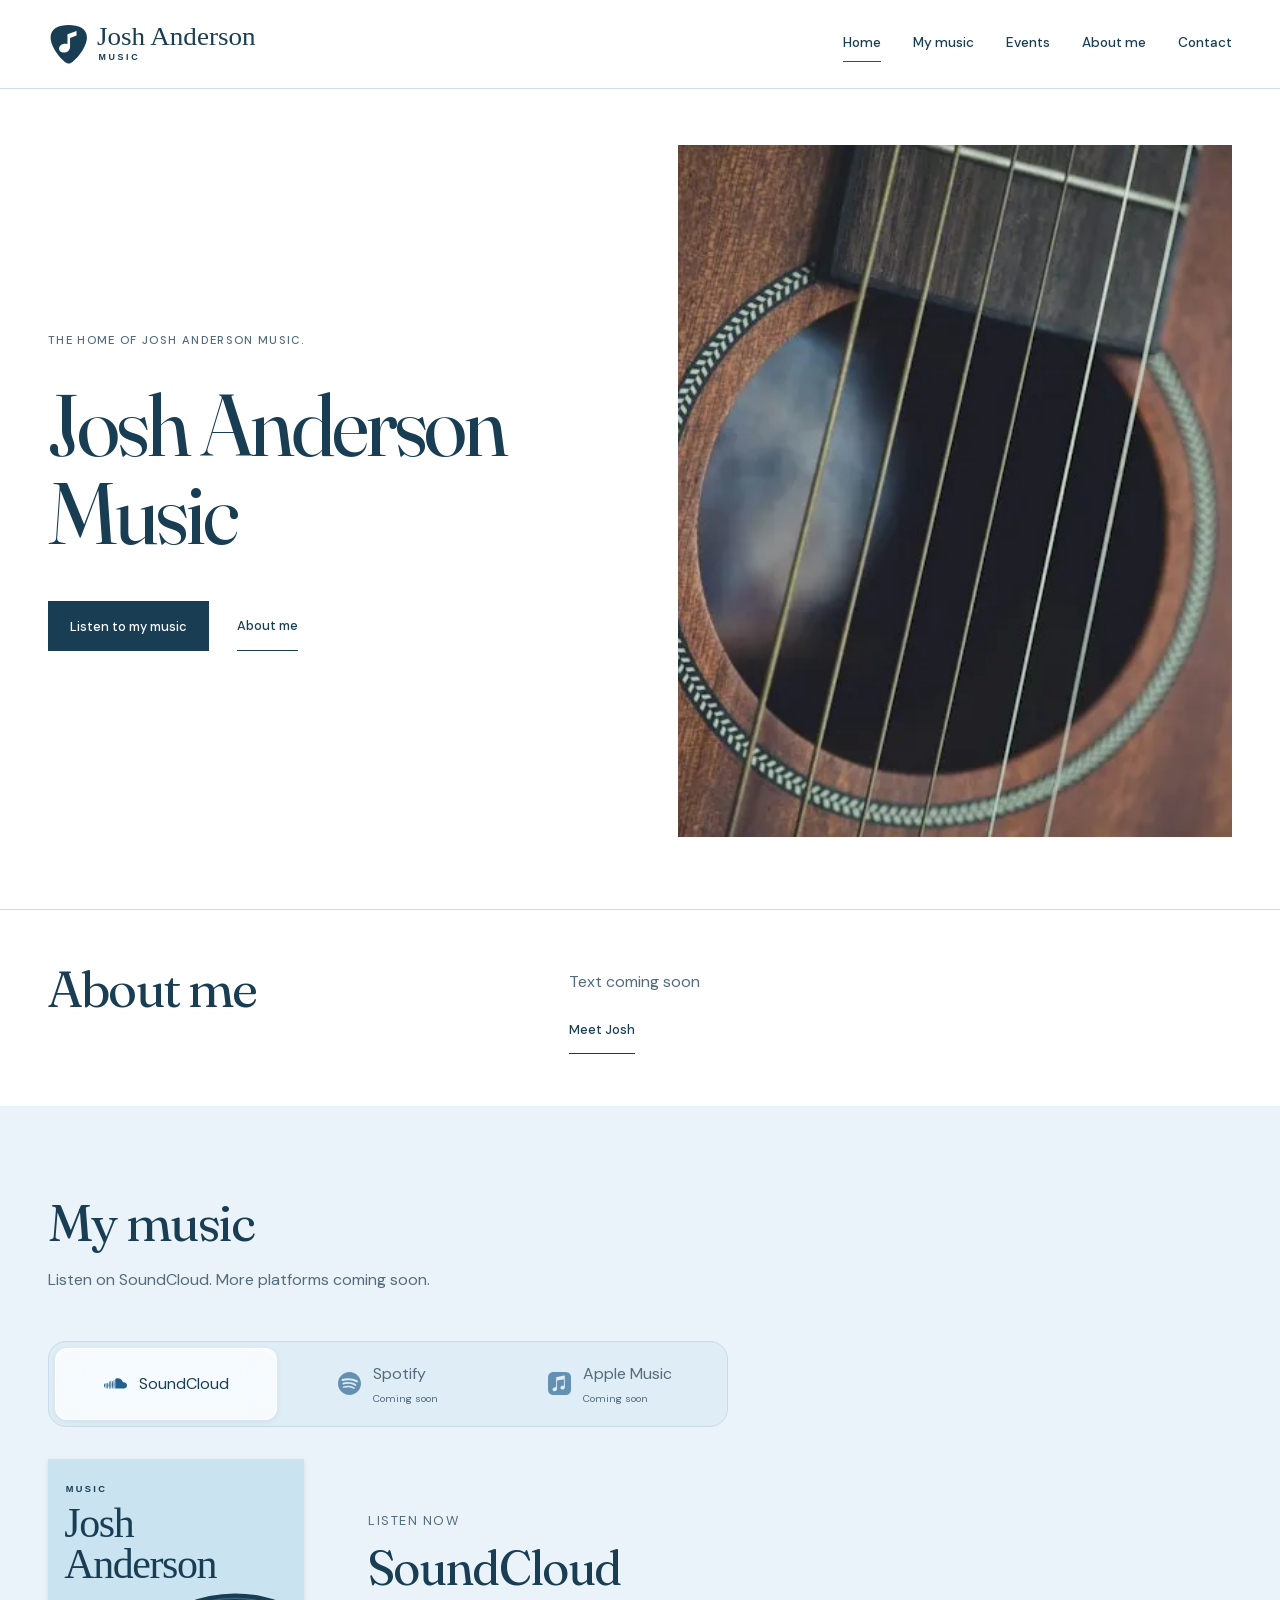
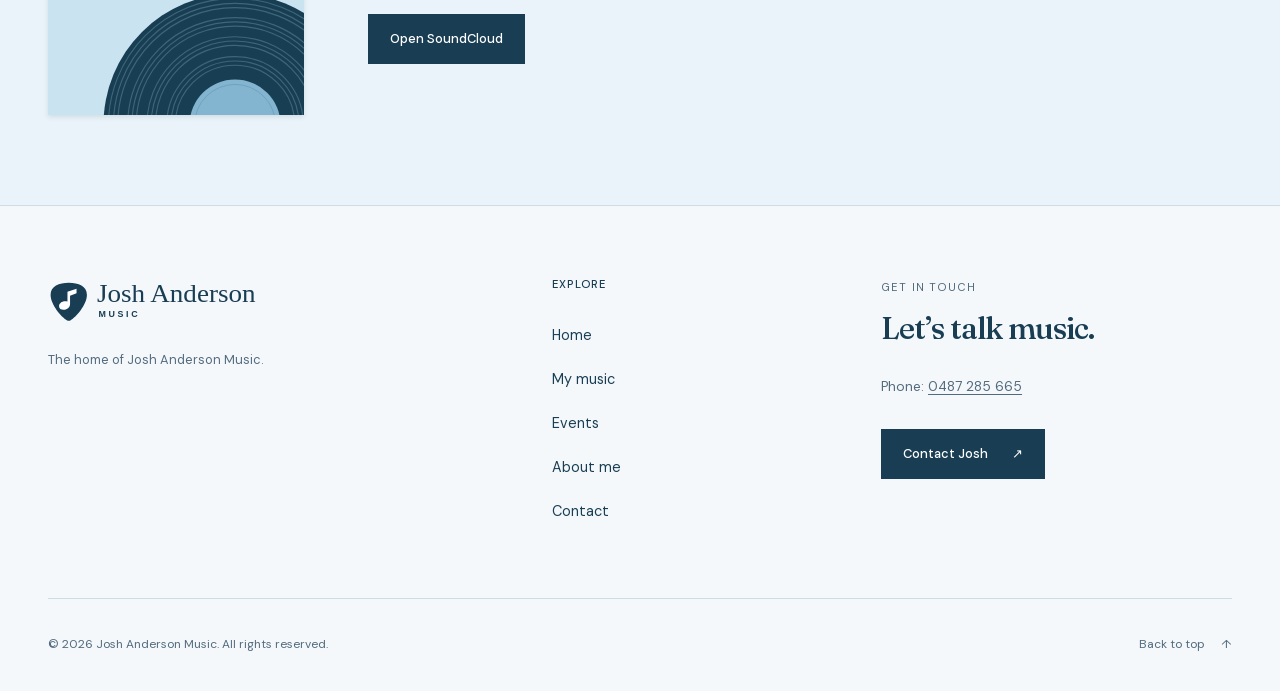
<file: index.html>
<!DOCTYPE html>
<html lang="en">
<head>
    <meta charset="UTF-8">
    <meta name="viewport" content="width=device-width, initial-scale=1.0, viewport-fit=cover">
    <title>Josh Anderson Music | Home</title>
    <meta name="description" content="The home of Josh Anderson Music.">
    <link rel="canonical" href="https://andomatthew1234.github.io/joshandderson/">
    <meta property="og:type" content="website">
    <meta property="og:title" content="Josh Anderson Music">
    <meta property="og:description" content="The home of Josh Anderson Music.">
    <meta property="og:image" content="https://andomatthew1234.github.io/joshandderson/assets/logo.svg">
    <meta name="twitter:card" content="summary">
    <link rel="icon" type="image/svg+xml" href="assets/favicon.svg?v=e3a2fa6177e5">
    <link rel="stylesheet" href="style.css?v=35baae4f40d7">
    <script type="application/ld+json">
{
    "@context": "https://schema.org",
    "@type": "Organization",
    "name": "Josh Anderson Music",
    "url": "https://andomatthew1234.github.io/joshandderson/"
}
    </script>
</head>
<body>
    <a class="skip-link" href="#main-content">Skip to content</a>
    <!-- shared-header:start -->
<div id="header-placeholder">
<header class="site-header">
    <div class="nav-container">
        <a href="index.html?v=07fcb442fdc1" class="logo brand-lockup" aria-label="Josh Anderson Music home">
            <img class="brand-logo" src="assets/logo.svg?v=ef6bcee6747e" width="286" height="64" alt="">
        </a>
        <button class="nav-toggle" type="button" aria-expanded="false" aria-controls="site-navigation">
            <span class="nav-toggle-label">Menu</span>
            <span class="nav-toggle-icon" aria-hidden="true"></span>
        </button>
        <nav class="site-nav" id="site-navigation" aria-label="Main navigation">
            <ul>
                <li><a href="index.html?v=07fcb442fdc1"><span class="setlist-number" aria-hidden="true">01</span><span class="nav-link-label">Home</span></a></li>
                <li><a href="#my-music"><span class="setlist-number" aria-hidden="true">02</span><span class="nav-link-label">My music</span></a></li>
                <li><a href="events.html?v=07fcb442fdc1"><span class="setlist-number" aria-hidden="true">03</span><span class="nav-link-label">Events</span></a></li>
                <li><a href="team.html?v=07fcb442fdc1"><span class="setlist-number" aria-hidden="true">04</span><span class="nav-link-label">About me</span></a></li>
                <li><a class="nav-contact" href="contact.html?v=07fcb442fdc1"><span class="setlist-number" aria-hidden="true">05</span><span class="nav-link-label">Contact</span></a></li>
            </ul>
        </nav>
    </div>
</header>
</div>
<!-- shared-header:end -->
    <main id="main-content">
        <section class="hero">
            <div class="hero-overlay">
                <p class="hero-kicker">The home of Josh Anderson Music.</p>
                <h1>Josh Anderson Music</h1>
                <div class="hero-buttons">
                    <a href="#my-music" class="btn btn-primary">Listen to my music</a>
                    <a href="#about" class="btn btn-secondary">About me</a>
                </div>
            </div>
            <figure class="hero-media">
                <picture>
                    <source type="image/webp" srcset="assets/hero-guitar-720.webp 720w, assets/hero-guitar-1280.webp 1280w, assets/hero-guitar.webp 2000w" sizes="(max-width: 760px) calc(100vw - 40px), (max-width: 1024px) and (orientation: portrait) calc(100vw - 80px), (max-width: 1296px) 45vw, 552px">
                    <img src="assets/hero-guitar.jpg?v=6861c21167fa" srcset="assets/hero-guitar-720.jpg 720w, assets/hero-guitar-1280.jpg 1280w, assets/hero-guitar.jpg 2000w" sizes="(max-width: 760px) calc(100vw - 40px), (max-width: 1024px) and (orientation: portrait) calc(100vw - 80px), (max-width: 1296px) 45vw, 552px" width="2000" height="1333" decoding="async" alt="A close-up of an acoustic guitar" fetchpriority="high">
                </picture>
            </figure>
        </section>

        <section class="content-section intro-section" id="about" aria-labelledby="about-heading">
            <div class="container">
                <div class="intro-text">
                    <h2 id="about-heading">About me</h2>
                    <div><p>Text coming soon</p>
                        <a class="btn btn-secondary" href="team.html?v=07fcb442fdc1">Meet Josh</a></div>
                </div>
            </div>
        </section>
        <section class="content-section music-section" id="my-music" aria-labelledby="music-heading">
            <div class="container">
                <h2 id="music-heading">My music</h2>
                <p class="music-intro">Listen on SoundCloud. More platforms coming soon.</p>
                <div class="music-player" data-music-tabs>
                    <div class="music-tabs" role="tablist" aria-label="Music platforms" hidden>
                        <button type="button" id="tab-soundcloud" role="tab" aria-controls="panel-soundcloud" aria-selected="true">
                            <img src="assets/icons/soundcloud.svg?v=d6e1d34aeac4" width="28" height="28" alt="">
                            <span>SoundCloud</span>
                        </button>
                        <button type="button" id="tab-spotify" role="tab" aria-controls="panel-spotify" aria-selected="false" tabindex="-1">
                            <img src="assets/icons/spotify.svg?v=d3dcbe1f7747" width="28" height="28" alt="">
                            <span>Spotify<small>Coming soon</small></span>
                        </button>
                        <button type="button" id="tab-applemusic" role="tab" aria-controls="panel-applemusic" aria-selected="false" tabindex="-1">
                            <img src="assets/icons/applemusic.svg?v=e5e79f86b5a1" width="28" height="28" alt="">
                            <span>Apple Music<small>Coming soon</small></span>
                        </button>
                    </div>
                    <div class="music-feature">
                        <img class="record-sleeve" src="assets/record-sleeve.svg?v=1e45b81daf83" width="360" height="360" alt="">
                        <div class="music-panel-stage">
                            <div class="music-panels">
                                <div class="music-panel" id="panel-soundcloud" role="tabpanel" aria-labelledby="tab-soundcloud" tabindex="0">
                                    <div class="music-panel-copy">
                                        <p class="music-status">Listen now</p>
                                        <h3>SoundCloud</h3>
                                    </div>
                                    <a class="btn btn-primary" href="https://soundcloud.com/user-360699892" target="_blank" rel="noopener noreferrer" aria-label="Open SoundCloud (opens in a new tab)">Open SoundCloud</a>
                                </div>
                                <div class="music-panel" id="panel-spotify" role="tabpanel" aria-labelledby="tab-spotify" tabindex="0">
                                    <div class="music-panel-copy">
                                        <p class="music-status">Coming soon</p>
                                        <h3>Spotify</h3>
                                    </div>
                                </div>
                                <div class="music-panel" id="panel-applemusic" role="tabpanel" aria-labelledby="tab-applemusic" tabindex="0">
                                    <div class="music-panel-copy">
                                        <p class="music-status">Coming soon</p>
                                        <h3>Apple Music</h3>
                                    </div>
                                </div>
                            </div>
                        </div>
                    </div>
                </div>
            </div>
        </section>
    </main>

    <!-- shared-footer:start -->
<div id="footer-placeholder">
<footer class="site-footer brand-footer">
    <div class="footer-container">
        <div class="footer-brand">
            <a href="index.html?v=07fcb442fdc1" class="footer-logo brand-lockup" aria-label="Josh Anderson Music home">
                <img class="brand-logo" src="assets/logo.svg?v=ef6bcee6747e" width="286" height="64" alt="">
            </a>
            <p>The home of Josh Anderson Music.</p>
        </div>
        <nav class="footer-links-block" aria-label="Footer navigation">
            <h2>Explore</h2>
            <ul class="footer-page-links">
                <li><a href="index.html?v=07fcb442fdc1">Home</a></li>
                <li><a href="#my-music">My music</a></li>
                <li><a href="events.html?v=07fcb442fdc1">Events</a></li>
                <li><a href="team.html?v=07fcb442fdc1">About me</a></li>
                <li><a href="contact.html?v=07fcb442fdc1">Contact</a></li>
            </ul>
        </nav>
        <div class="footer-feature">
            <p class="footer-eyebrow">Get in touch</p>
            <h2>Let’s talk music.</h2>
            <p><strong>Phone:</strong> <a href="tel:+61487285665">0487 285 665</a></p>
            <a class="btn btn-primary" href="contact.html?v=07fcb442fdc1">Contact Josh <span aria-hidden="true">↗</span></a>
        </div>
    </div>
    <div class="footer-bottom">
        <p>&copy; 2026 Josh Anderson Music. All rights reserved.</p>
        <a href="#main-content">Back to top <span aria-hidden="true">↑</span></a>
    </div>
</footer>
</div>
<!-- shared-footer:end -->

    <script src="main.js?v=764a1cc178df"></script>
</body>
</html>
</file>
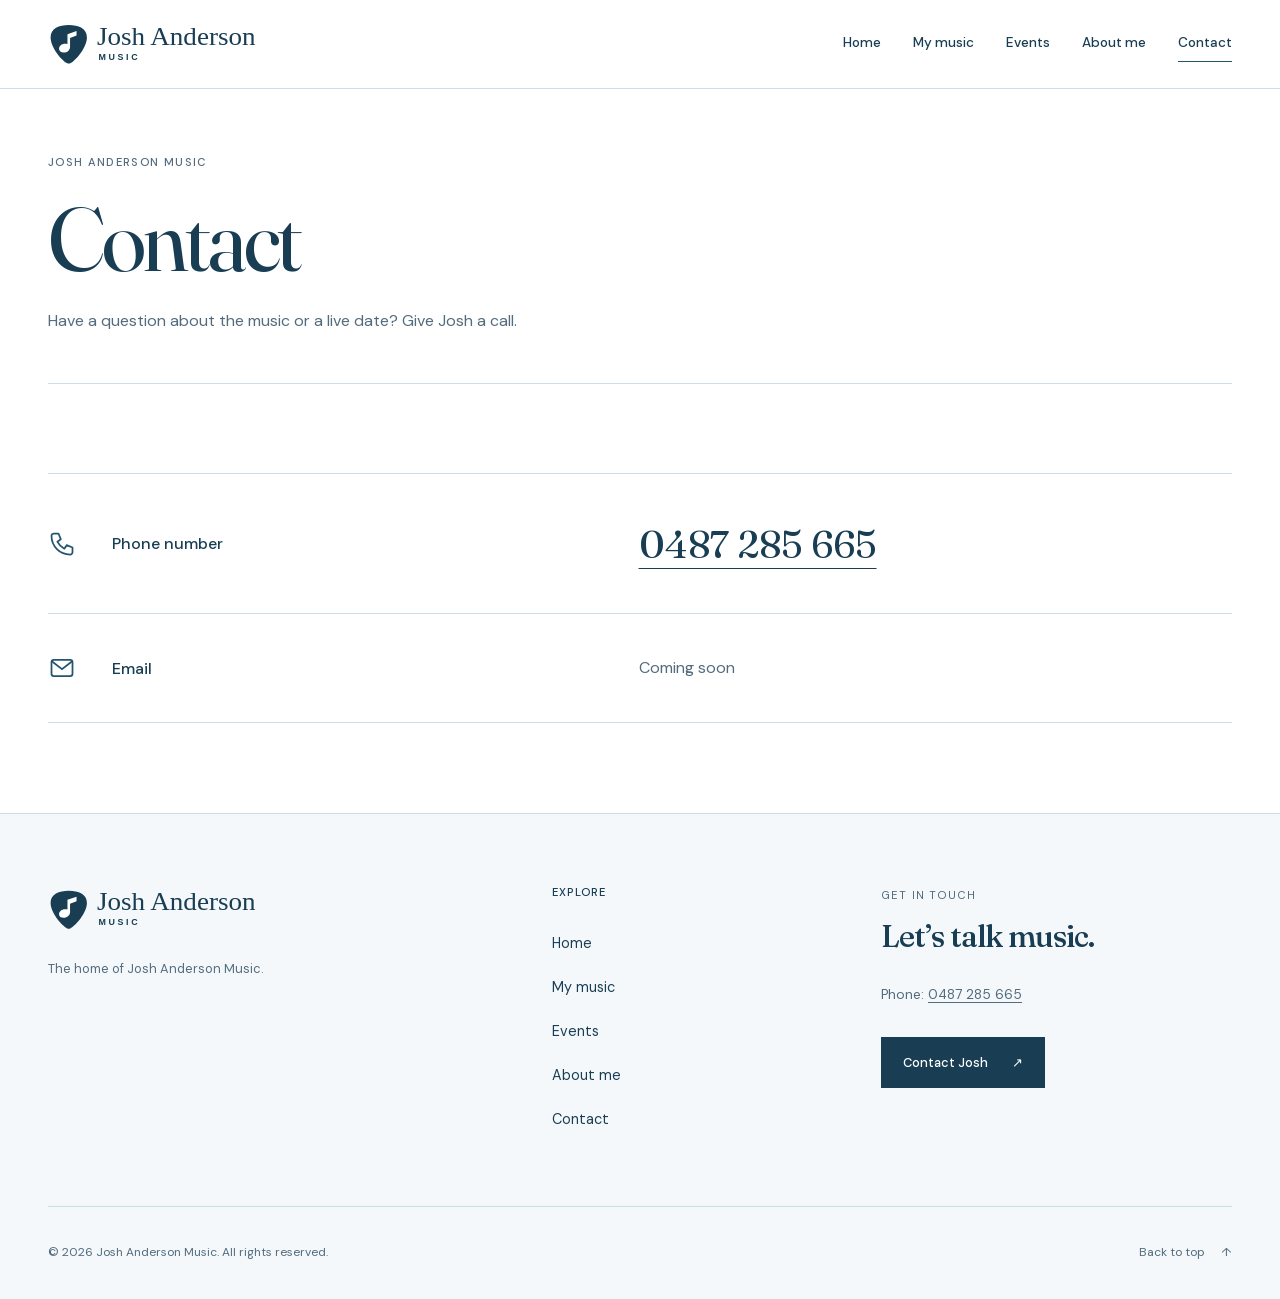
<file: contact.html>
<!DOCTYPE html>
<html lang="en">
<head>
    <meta charset="UTF-8">
    <meta name="viewport" content="width=device-width, initial-scale=1.0, viewport-fit=cover">
    <title>Contact | Josh Anderson Music</title>
    <meta name="description" content="Contact Josh Anderson Music by phone on 0487 285 665. Email coming soon.">
    <link rel="canonical" href="https://andomatthew1234.github.io/joshandderson/contact.html">
    <meta property="og:type" content="website">
    <meta property="og:title" content="Contact | Josh Anderson Music">
    <meta property="og:description" content="Phone: 0487 285 665. Email coming soon.">
    <meta property="og:url" content="https://andomatthew1234.github.io/joshandderson/contact.html">
    <meta property="og:image" content="https://andomatthew1234.github.io/joshandderson/assets/logo.svg">
    <meta name="twitter:card" content="summary">
    <link rel="icon" type="image/svg+xml" href="assets/favicon.svg?v=e3a2fa6177e5">
    <link rel="stylesheet" href="style.css?v=35baae4f40d7">
</head>
<body>
    <a class="skip-link" href="#main-content">Skip to content</a>
    <!-- shared-header:start -->
<div id="header-placeholder">
<header class="site-header">
    <div class="nav-container">
        <a href="index.html?v=07fcb442fdc1" class="logo brand-lockup" aria-label="Josh Anderson Music home">
            <img class="brand-logo" src="assets/logo.svg?v=ef6bcee6747e" width="286" height="64" alt="">
        </a>
        <button class="nav-toggle" type="button" aria-expanded="false" aria-controls="site-navigation">
            <span class="nav-toggle-label">Menu</span>
            <span class="nav-toggle-icon" aria-hidden="true"></span>
        </button>
        <nav class="site-nav" id="site-navigation" aria-label="Main navigation">
            <ul>
                <li><a href="index.html?v=07fcb442fdc1"><span class="setlist-number" aria-hidden="true">01</span><span class="nav-link-label">Home</span></a></li>
                <li><a href="index.html?v=07fcb442fdc1#my-music"><span class="setlist-number" aria-hidden="true">02</span><span class="nav-link-label">My music</span></a></li>
                <li><a href="events.html?v=07fcb442fdc1"><span class="setlist-number" aria-hidden="true">03</span><span class="nav-link-label">Events</span></a></li>
                <li><a href="team.html?v=07fcb442fdc1"><span class="setlist-number" aria-hidden="true">04</span><span class="nav-link-label">About me</span></a></li>
                <li><a class="nav-contact" href="contact.html?v=07fcb442fdc1"><span class="setlist-number" aria-hidden="true">05</span><span class="nav-link-label">Contact</span></a></li>
            </ul>
        </nav>
    </div>
</header>
</div>
<!-- shared-header:end -->
    <main id="main-content">
        <div class="page-header">
            <p class="page-kicker">Josh Anderson Music</p>
            <h1>Contact</h1>
            <p class="tagline">Have a question about the music or a live date? Give Josh a call.</p>
        </div>
        <section class="content-section" aria-label="Contact options">
            <div class="container contact-options">
                <div class="contact-option">
                    <svg class="contact-option-icon" viewBox="0 0 24 24" fill="none" stroke="currentColor" stroke-width="1.5" stroke-linecap="round" stroke-linejoin="round" aria-hidden="true">
                        <path d="M5 3h4l2 5-3 2c1.5 3 3 4.5 6 6l2-3 5 2v4c0 1-1 2-2 2C10 21 3 14 3 5c0-1 1-2 2-2Z"/>
                    </svg>
                    <h2>Phone number</h2>
                    <p><a href="tel:+61487285665">0487 285 665</a></p>
                </div>
                <div class="contact-option">
                    <svg class="contact-option-icon" viewBox="0 0 24 24" fill="none" stroke="currentColor" stroke-width="1.5" aria-hidden="true">
                        <rect x="3" y="5" width="18" height="14" rx="2"/>
                        <path d="m3 6 9 7 9-7"/>
                    </svg>
                    <h2>Email</h2>
                    <p>Coming soon</p>
                </div>
            </div>
        </section>
    </main>
    <!-- shared-footer:start -->
<div id="footer-placeholder">
<footer class="site-footer brand-footer">
    <div class="footer-container">
        <div class="footer-brand">
            <a href="index.html?v=07fcb442fdc1" class="footer-logo brand-lockup" aria-label="Josh Anderson Music home">
                <img class="brand-logo" src="assets/logo.svg?v=ef6bcee6747e" width="286" height="64" alt="">
            </a>
            <p>The home of Josh Anderson Music.</p>
        </div>
        <nav class="footer-links-block" aria-label="Footer navigation">
            <h2>Explore</h2>
            <ul class="footer-page-links">
                <li><a href="index.html?v=07fcb442fdc1">Home</a></li>
                <li><a href="index.html?v=07fcb442fdc1#my-music">My music</a></li>
                <li><a href="events.html?v=07fcb442fdc1">Events</a></li>
                <li><a href="team.html?v=07fcb442fdc1">About me</a></li>
                <li><a href="contact.html?v=07fcb442fdc1">Contact</a></li>
            </ul>
        </nav>
        <div class="footer-feature">
            <p class="footer-eyebrow">Get in touch</p>
            <h2>Let’s talk music.</h2>
            <p><strong>Phone:</strong> <a href="tel:+61487285665">0487 285 665</a></p>
            <a class="btn btn-primary" href="contact.html?v=07fcb442fdc1">Contact Josh <span aria-hidden="true">↗</span></a>
        </div>
    </div>
    <div class="footer-bottom">
        <p>&copy; 2026 Josh Anderson Music. All rights reserved.</p>
        <a href="#main-content">Back to top <span aria-hidden="true">↑</span></a>
    </div>
</footer>
</div>
<!-- shared-footer:end -->
    <script src="main.js?v=764a1cc178df"></script>
</body>
</html>
</file>
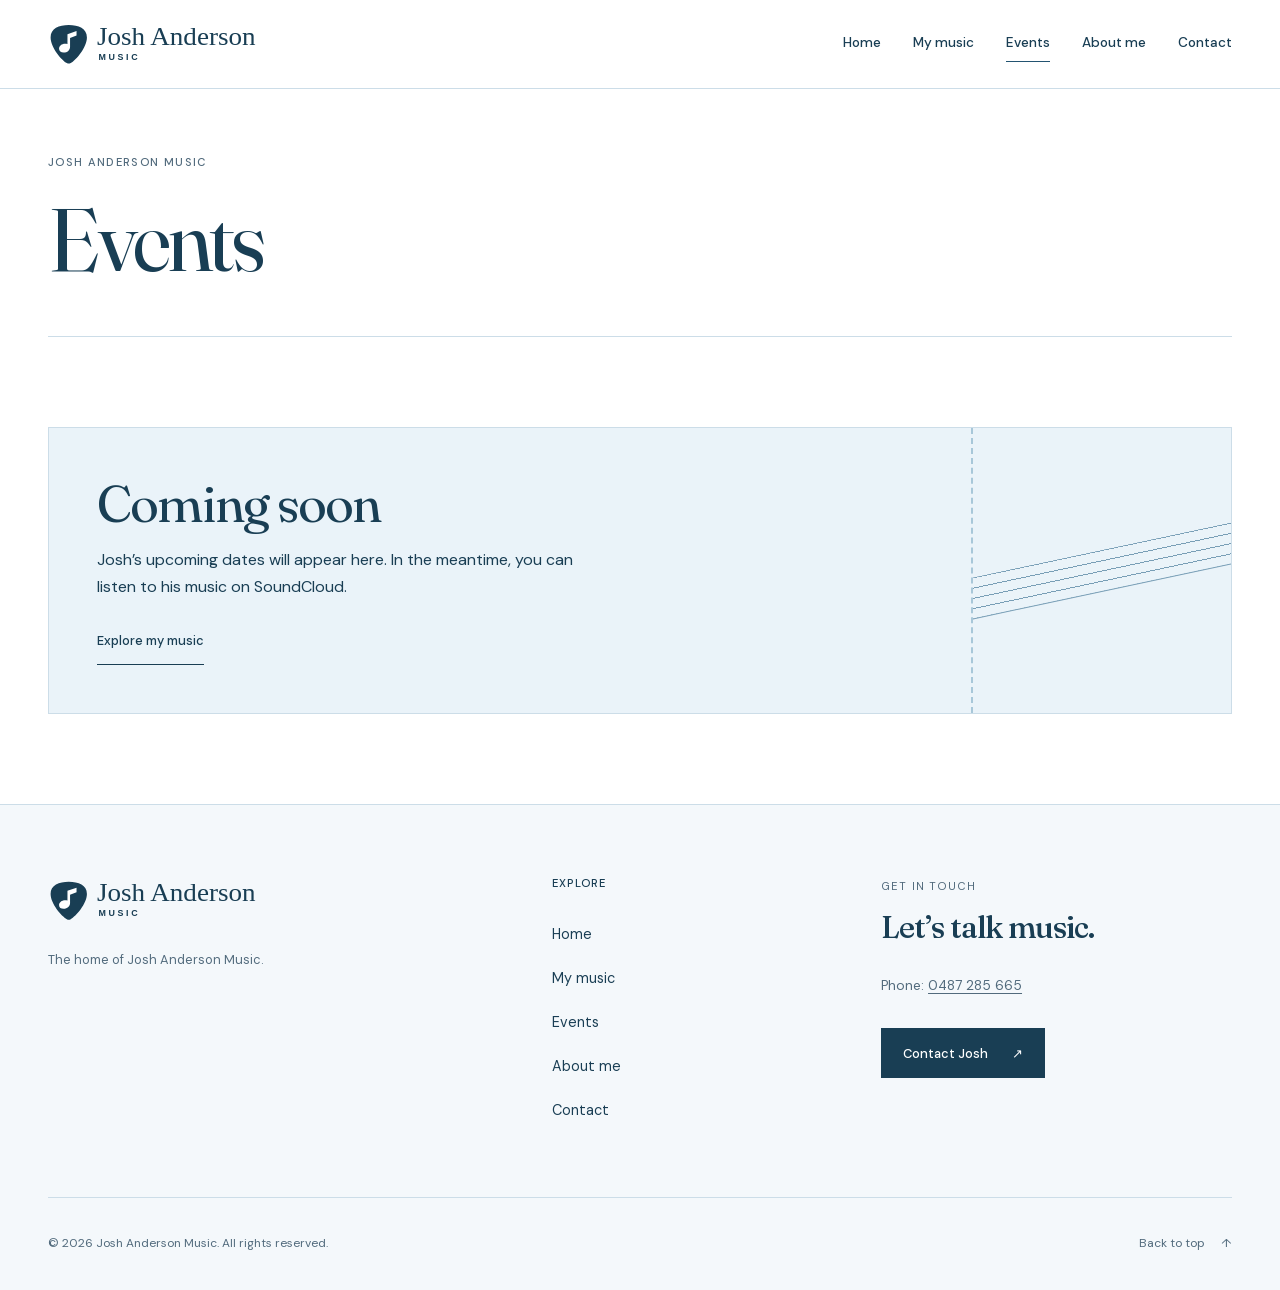
<file: events.html>
<!DOCTYPE html>
<html lang="en">
<head>
    <meta charset="UTF-8">
    <meta name="viewport" content="width=device-width, initial-scale=1.0, viewport-fit=cover">
    <title>Events | Josh Anderson Music</title>
    <meta name="description" content="Josh Anderson Music events. Coming soon.">
    <link rel="canonical" href="https://andomatthew1234.github.io/joshandderson/events.html">
    <meta property="og:type" content="website">
    <meta property="og:title" content="Events | Josh Anderson Music">
    <meta property="og:description" content="Josh Anderson Music events. Coming soon.">
    <meta property="og:url" content="https://andomatthew1234.github.io/joshandderson/events.html">
    <meta property="og:image" content="https://andomatthew1234.github.io/joshandderson/assets/logo.svg">
    <meta name="twitter:card" content="summary">
    <link rel="icon" type="image/svg+xml" href="assets/favicon.svg?v=e3a2fa6177e5">
    <link rel="stylesheet" href="style.css?v=35baae4f40d7">
</head>
<body>
    <a class="skip-link" href="#main-content">Skip to content</a>
    <!-- shared-header:start -->
<div id="header-placeholder">
<header class="site-header">
    <div class="nav-container">
        <a href="index.html?v=07fcb442fdc1" class="logo brand-lockup" aria-label="Josh Anderson Music home">
            <img class="brand-logo" src="assets/logo.svg?v=ef6bcee6747e" width="286" height="64" alt="">
        </a>
        <button class="nav-toggle" type="button" aria-expanded="false" aria-controls="site-navigation">
            <span class="nav-toggle-label">Menu</span>
            <span class="nav-toggle-icon" aria-hidden="true"></span>
        </button>
        <nav class="site-nav" id="site-navigation" aria-label="Main navigation">
            <ul>
                <li><a href="index.html?v=07fcb442fdc1"><span class="setlist-number" aria-hidden="true">01</span><span class="nav-link-label">Home</span></a></li>
                <li><a href="index.html?v=07fcb442fdc1#my-music"><span class="setlist-number" aria-hidden="true">02</span><span class="nav-link-label">My music</span></a></li>
                <li><a href="events.html?v=07fcb442fdc1"><span class="setlist-number" aria-hidden="true">03</span><span class="nav-link-label">Events</span></a></li>
                <li><a href="team.html?v=07fcb442fdc1"><span class="setlist-number" aria-hidden="true">04</span><span class="nav-link-label">About me</span></a></li>
                <li><a class="nav-contact" href="contact.html?v=07fcb442fdc1"><span class="setlist-number" aria-hidden="true">05</span><span class="nav-link-label">Contact</span></a></li>
            </ul>
        </nav>
    </div>
</header>
</div>
<!-- shared-header:end -->
    <main id="main-content">
        <div class="page-header">
            <p class="page-kicker">Josh Anderson Music</p>
            <h1>Events</h1>
        </div>
        <section class="content-section" aria-labelledby="events-status">
            <div class="container event-ticket">
                <div class="ticket-body">
                    <h2 id="events-status">Coming soon</h2>
                    <p>Josh’s upcoming dates will appear here. In the meantime, you can listen to his music on SoundCloud.</p>
                    <a class="btn btn-secondary" href="index.html?v=07fcb442fdc1#my-music">Explore my music</a>
                </div>
                <div class="ticket-stub" aria-hidden="true"><span class="staff-lines"></span></div>
            </div>
        </section>
    </main>
    <!-- shared-footer:start -->
<div id="footer-placeholder">
<footer class="site-footer brand-footer">
    <div class="footer-container">
        <div class="footer-brand">
            <a href="index.html?v=07fcb442fdc1" class="footer-logo brand-lockup" aria-label="Josh Anderson Music home">
                <img class="brand-logo" src="assets/logo.svg?v=ef6bcee6747e" width="286" height="64" alt="">
            </a>
            <p>The home of Josh Anderson Music.</p>
        </div>
        <nav class="footer-links-block" aria-label="Footer navigation">
            <h2>Explore</h2>
            <ul class="footer-page-links">
                <li><a href="index.html?v=07fcb442fdc1">Home</a></li>
                <li><a href="index.html?v=07fcb442fdc1#my-music">My music</a></li>
                <li><a href="events.html?v=07fcb442fdc1">Events</a></li>
                <li><a href="team.html?v=07fcb442fdc1">About me</a></li>
                <li><a href="contact.html?v=07fcb442fdc1">Contact</a></li>
            </ul>
        </nav>
        <div class="footer-feature">
            <p class="footer-eyebrow">Get in touch</p>
            <h2>Let’s talk music.</h2>
            <p><strong>Phone:</strong> <a href="tel:+61487285665">0487 285 665</a></p>
            <a class="btn btn-primary" href="contact.html?v=07fcb442fdc1">Contact Josh <span aria-hidden="true">↗</span></a>
        </div>
    </div>
    <div class="footer-bottom">
        <p>&copy; 2026 Josh Anderson Music. All rights reserved.</p>
        <a href="#main-content">Back to top <span aria-hidden="true">↑</span></a>
    </div>
</footer>
</div>
<!-- shared-footer:end -->
    <script src="main.js?v=764a1cc178df"></script>
</body>
</html>
</file>
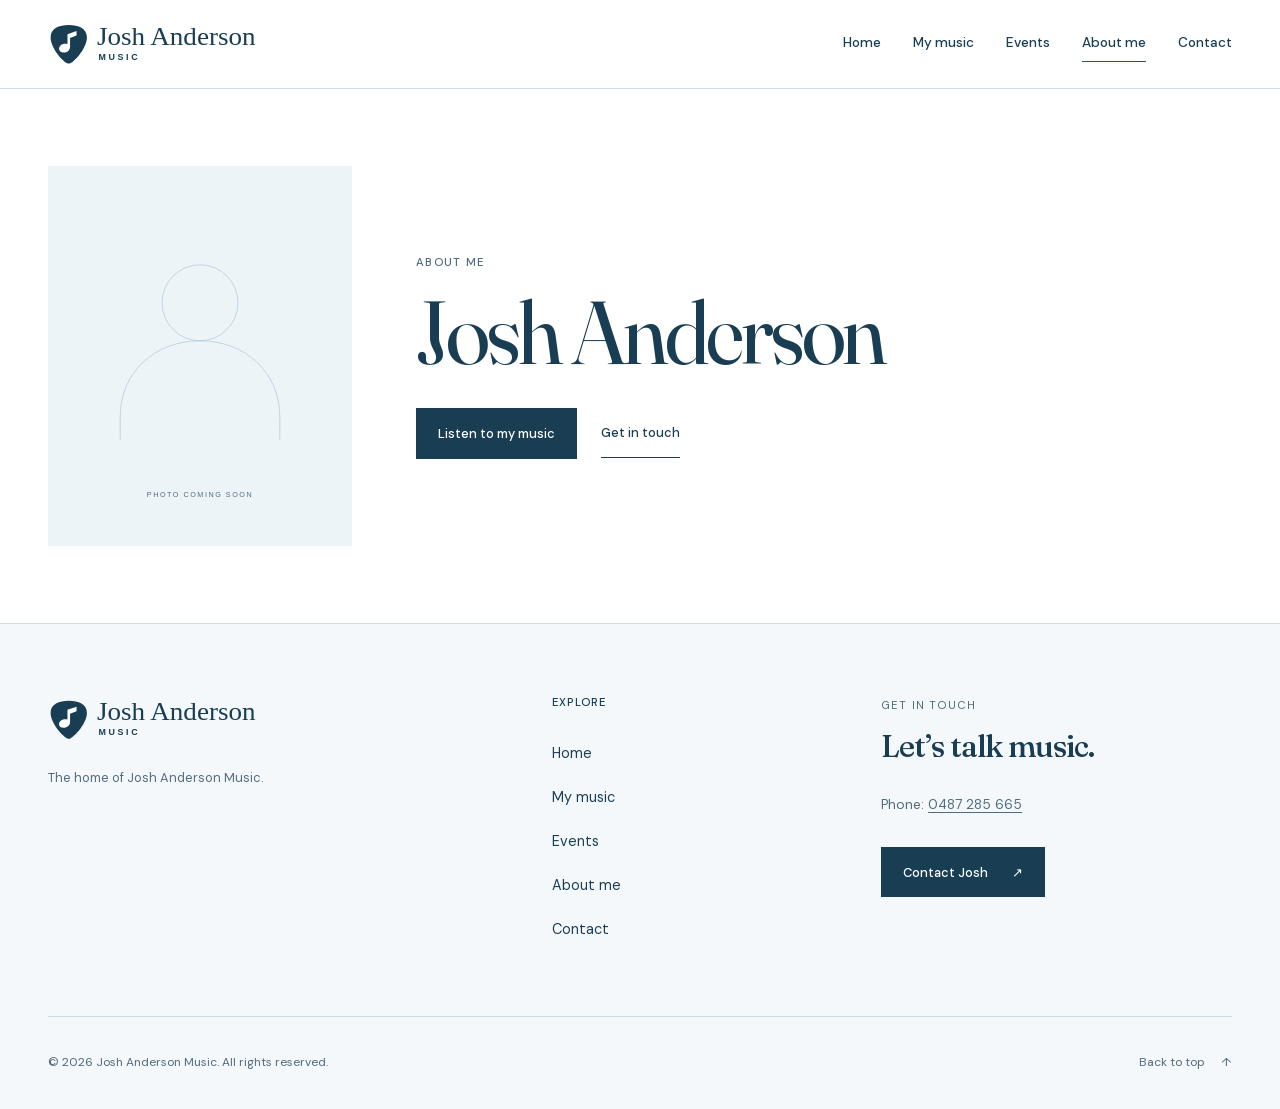
<file: team.html>
<!DOCTYPE html>
<html lang="en">
<head>
    <meta charset="UTF-8">
    <meta name="viewport" content="width=device-width, initial-scale=1.0, viewport-fit=cover">
    <title>About me | Josh Anderson Music</title>
    <meta name="description" content="Meet Josh Anderson, the name behind Josh Anderson Music.">
    <link rel="canonical" href="https://andomatthew1234.github.io/joshandderson/team.html">
    <meta property="og:type" content="website">
    <meta property="og:title" content="About me | Josh Anderson Music">
    <meta property="og:description" content="Meet Josh Anderson, the name behind Josh Anderson Music.">
    <meta property="og:image" content="https://andomatthew1234.github.io/joshandderson/assets/team/josh-placeholder.svg">
    <meta name="twitter:card" content="summary">
    <link rel="icon" type="image/svg+xml" href="assets/favicon.svg?v=e3a2fa6177e5">
    <link rel="stylesheet" href="style.css?v=35baae4f40d7">
</head>
<body>
    <a class="skip-link" href="#main-content">Skip to content</a>
    <!-- shared-header:start -->
<div id="header-placeholder">
<header class="site-header">
    <div class="nav-container">
        <a href="index.html?v=07fcb442fdc1" class="logo brand-lockup" aria-label="Josh Anderson Music home">
            <img class="brand-logo" src="assets/logo.svg?v=ef6bcee6747e" width="286" height="64" alt="">
        </a>
        <button class="nav-toggle" type="button" aria-expanded="false" aria-controls="site-navigation">
            <span class="nav-toggle-label">Menu</span>
            <span class="nav-toggle-icon" aria-hidden="true"></span>
        </button>
        <nav class="site-nav" id="site-navigation" aria-label="Main navigation">
            <ul>
                <li><a href="index.html?v=07fcb442fdc1"><span class="setlist-number" aria-hidden="true">01</span><span class="nav-link-label">Home</span></a></li>
                <li><a href="index.html?v=07fcb442fdc1#my-music"><span class="setlist-number" aria-hidden="true">02</span><span class="nav-link-label">My music</span></a></li>
                <li><a href="events.html?v=07fcb442fdc1"><span class="setlist-number" aria-hidden="true">03</span><span class="nav-link-label">Events</span></a></li>
                <li><a href="team.html?v=07fcb442fdc1"><span class="setlist-number" aria-hidden="true">04</span><span class="nav-link-label">About me</span></a></li>
                <li><a class="nav-contact" href="contact.html?v=07fcb442fdc1"><span class="setlist-number" aria-hidden="true">05</span><span class="nav-link-label">Contact</span></a></li>
            </ul>
        </nav>
    </div>
</header>
</div>
<!-- shared-header:end -->
    <main id="main-content">
        <section class="container profile-section team-card" aria-labelledby="profile-heading">
            <div class="team-img-wrapper"><img class="team-img" src="assets/team/josh-placeholder.svg?v=a7836191ae96" width="800" height="1000" alt="Josh’s portrait is coming soon"></div>
            <div class="team-info">
                <p class="page-kicker">About me</p>
                <h1 id="profile-heading">Josh Anderson</h1>
                <div class="profile-links">
                    <a class="btn btn-primary" href="index.html?v=07fcb442fdc1#my-music">Listen to my music</a>
                    <a class="btn btn-secondary" href="contact.html?v=07fcb442fdc1">Get in touch</a>
                </div>
            </div>
        </section>
    </main>

    <!-- shared-footer:start -->
<div id="footer-placeholder">
<footer class="site-footer brand-footer">
    <div class="footer-container">
        <div class="footer-brand">
            <a href="index.html?v=07fcb442fdc1" class="footer-logo brand-lockup" aria-label="Josh Anderson Music home">
                <img class="brand-logo" src="assets/logo.svg?v=ef6bcee6747e" width="286" height="64" alt="">
            </a>
            <p>The home of Josh Anderson Music.</p>
        </div>
        <nav class="footer-links-block" aria-label="Footer navigation">
            <h2>Explore</h2>
            <ul class="footer-page-links">
                <li><a href="index.html?v=07fcb442fdc1">Home</a></li>
                <li><a href="index.html?v=07fcb442fdc1#my-music">My music</a></li>
                <li><a href="events.html?v=07fcb442fdc1">Events</a></li>
                <li><a href="team.html?v=07fcb442fdc1">About me</a></li>
                <li><a href="contact.html?v=07fcb442fdc1">Contact</a></li>
            </ul>
        </nav>
        <div class="footer-feature">
            <p class="footer-eyebrow">Get in touch</p>
            <h2>Let’s talk music.</h2>
            <p><strong>Phone:</strong> <a href="tel:+61487285665">0487 285 665</a></p>
            <a class="btn btn-primary" href="contact.html?v=07fcb442fdc1">Contact Josh <span aria-hidden="true">↗</span></a>
        </div>
    </div>
    <div class="footer-bottom">
        <p>&copy; 2026 Josh Anderson Music. All rights reserved.</p>
        <a href="#main-content">Back to top <span aria-hidden="true">↑</span></a>
    </div>
</footer>
</div>
<!-- shared-footer:end -->

    <script src="main.js?v=764a1cc178df"></script>
</body>
</html>
</file>
<file: style.css>
@font-face {
    font-family: 'DM Sans';
    src: url('assets/fonts/dm-sans-latin.woff2') format('woff2');
    font-style: normal;
    font-weight: 400 700;
    font-display: swap;
}
@font-face {
    font-family: 'Fraunces';
    src: url('assets/fonts/fraunces-latin.woff2') format('woff2');
    font-style: normal;
    font-weight: 400 600;
    font-display: swap;
}

:root {
    --ink: #193e54;
    --blue: #235471;
    --muted: #526b7d;
    --sky: #eaf3f9;
    --line: #ccdde8;
    --white: #ffffff;
    --heading-font: 'Fraunces', Georgia, serif;
    --body-font: 'DM Sans', Arial, sans-serif;
    --ease: cubic-bezier(.22, 1, .36, 1);
    --page-width: 1200px;
    --gutter: clamp(20px, 4vw, 48px);
    --left-gutter: max(var(--gutter), env(safe-area-inset-left, 0px));
    --right-gutter: max(var(--gutter), env(safe-area-inset-right, 0px));
    --header-height: 89px;
}
* { box-sizing: border-box; margin: 0; padding: 0; }
html { scroll-behavior: smooth; scroll-padding-top: calc(var(--header-height) + 20px); -webkit-text-size-adjust: 100%; }
body { display: flex; flex-direction: column; min-height: 100vh; min-height: 100svh; background: var(--white); color: var(--ink); font: 400 1rem/1.65 var(--body-font); -webkit-font-smoothing: antialiased; overflow-wrap: break-word; }
main { flex: 1 0 auto; }
#header-placeholder, #footer-placeholder { flex-shrink: 0; }
img, svg { max-width: 100%; }
img { display: block; height: auto; }
button, a { -webkit-tap-highlight-color: transparent; }
button { font: inherit; }
a { color: inherit; text-underline-offset: .25em; }
button, a { touch-action: manipulation; }
h1, h2, h3 { font-family: var(--heading-font); font-weight: 400; line-height: 1.08; letter-spacing: -.035em; }
h2 { font-size: clamp(2.4rem, 4vw, 3.5rem); }
h3 { font-size: 2rem; }
[hidden] { display: none !important; }
:focus-visible { outline: 2px solid var(--blue); outline-offset: 6px; }
::selection { background: #cce2f1; color: var(--ink); }
.container, .hero, .page-header { width: min(var(--page-width), calc(100% - var(--left-gutter) - var(--right-gutter))); margin-inline: auto; }
main, .container, .hero > *, .intro-text > *, .team-card > *, .music-panel > *, .footer-container > * { min-width: 0; }
p { max-width: 70ch; }
.content-section { padding-block: clamp(3.5rem, 7vw, 7rem); }
.skip-link { background: var(--ink); color: white; left: 1rem; padding: .65rem 1rem; position: fixed; top: -5rem; z-index: 300; }
.skip-link:focus { top: .75rem; }

/* A quiet masthead, with a proper mobile navigation. */
#header-placeholder { min-height: var(--header-height); position: sticky; top: 0; z-index: 100; }
.site-header { background: var(--white); border-bottom: 1px solid var(--line); }
.nav-container { align-items: center; display: flex; flex-wrap: wrap; gap: 1rem 2rem; justify-content: space-between; margin: auto; max-width: 1296px; min-height: 88px; padding: calc(16px + env(safe-area-inset-top, 0px)) var(--right-gutter) 16px var(--left-gutter); position: relative; }
.brand-lockup { display: inline-flex; align-items: center; min-height: 44px; max-width: 100%; }
.brand-logo { width: clamp(9rem, 32vw, 13.25rem); height: auto; }

.logo { min-width: 0; }
.site-nav ul { align-items: center; display: flex; gap: 2rem; list-style: none; }
.site-nav a { display: inline-block; font-size: .85rem; font-weight: 500; min-height: 44px; padding: .6rem 0; position: relative; text-decoration: none; white-space: nowrap; }
.site-nav a::after { background: var(--blue); bottom: .25rem; content: ''; height: 1px; left: 0; position: absolute; transform: scaleX(0); transform-origin: left; transition: transform .3s var(--ease); width: 100%; }
.site-nav a:hover::after, .site-nav a.active::after { transform: scaleX(1); }
.nav-toggle, .setlist-number { display: none; }

/* Home: an actual photograph, rather than a tinted backdrop. */
.hero { align-items: center; display: grid; gap: clamp(2rem, 6vw, 6rem); grid-template-columns: minmax(0, 1fr) minmax(0, 1fr); padding-block: clamp(2rem, 5vw, 3.5rem) clamp(3rem, 6vw, 4.5rem); }
.hero-kicker, .page-kicker { color: var(--muted); font-size: .7rem; font-weight: 500; letter-spacing: .12em; margin-bottom: 2rem; text-transform: uppercase; }
.hero h1 { font-size: clamp(3rem, 6.8vw, 6.8rem); line-height: 1.01; max-width: 9ch; }
.hero-media { aspect-ratio: 4 / 5; background: var(--sky); margin: 0; overflow: hidden; }
.hero-media img { height: 100%; object-fit: cover; object-position: 58% center; width: 100%; }
.hero-buttons { align-items: center; display: flex; flex-wrap: wrap; gap: 1rem 1.75rem; margin-top: 2.75rem; }
.btn { align-items: center; display: inline-flex; font-size: .8rem; font-weight: 500; gap: 1.5rem; justify-content: space-between; min-height: 48px; padding: .85rem 1.3rem; text-decoration: none; transition: background-color .25s, color .25s, border-color .25s; }
.btn span { display: inline-block; transition: transform .3s var(--ease); }
.btn:hover span { transform: translate(3px, -2px); }
.btn-primary { background: var(--ink); border: 1px solid var(--ink); color: white; }
.btn-primary:hover { background: #2b5b77; border-color: #2b5b77; }
.btn-secondary { background: transparent; border-bottom: 1px solid var(--ink); padding-inline: 0; }
.btn-secondary:hover { color: var(--blue); border-color: var(--muted); }
.intro-section { border-top: 1px solid var(--line); }
.intro-text { align-items: start; display: grid; gap: 3rem; grid-template-columns: minmax(0, 1fr) minmax(0, 1.4fr); }
.intro-text p { color: var(--muted); padding-top: .5rem; }

/* Service selectors read as tabs, not a pretend audio player. */
.music-section { background: var(--sky); }
.music-intro { color: var(--muted); margin-top: 1rem; }
.music-player { margin-top: 3rem; }
.music-tabs:not([hidden]) { border-bottom: 1px solid #b8cfdf; display: flex; gap: 3rem; }
.music-tabs button { align-items: center; appearance: none; background: none; border: 0; color: var(--muted); cursor: pointer; display: flex; gap: .75rem; min-height: 80px; padding: .6rem 0 1.25rem; position: relative; text-align: left; }
.music-tabs button::after { background: var(--blue); bottom: -1px; content: ''; height: 2px; left: 0; position: absolute; transform: scaleX(0); transform-origin: left; transition: transform .3s var(--ease); width: 100%; }
.music-tabs button:hover, .music-tabs button[aria-selected="true"] { color: var(--ink); }
.music-tabs button[aria-selected="true"]::after { transform: scaleX(1); }
.music-tabs img { height: 23px; opacity: .65; transition: opacity .3s; width: 23px; }
.music-tabs button[aria-selected="true"] img, .music-tabs button:hover img { opacity: 1; }
.music-tabs small { display: block; font-size: .65rem; margin-top: .15rem; }
.music-panel { align-items: center; display: grid; gap: 0 3rem; grid-template-columns: minmax(0, 1fr) auto; min-height: 280px; padding-block: 3rem 1rem; }
.music-panel > .btn { grid-column: 2; grid-row: 1; }
.music-panel > .music-status, .music-panel > h3 { grid-column: 1; }
.music-panel:not([hidden]) { animation: panel-enter .4s var(--ease) both; }
.music-status { color: var(--muted); font-size: .65rem; letter-spacing: .12em; margin-bottom: .7rem; text-transform: uppercase; }
.music-panel h3 { font-size: clamp(2.2rem, 4vw, 3rem); }
.music-panel-copy > p:last-child { color: var(--muted); font-size: .9rem; margin-top: .8rem; }

/* Inner pages: one type hierarchy and generous, consistent margins. */
.page-header { border-bottom: 1px solid var(--line); padding-block: clamp(2.5rem, 5vw, 4rem) clamp(2rem, 4vw, 3rem); }
.page-header h1 { font-size: clamp(2.75rem, 7vw, 6rem); }
.page-header .page-kicker { margin-bottom: 1.25rem; }
.tagline { color: var(--muted); margin-top: 1.25rem; }
.team-grid { max-width: 100%; }
.team-card { align-items: center; display: grid; gap: clamp(2rem, 8vw, 8rem); grid-template-columns: minmax(0, .85fr) minmax(0, 1.15fr); }
.team-img-wrapper { width: 100%; max-width: 440px; overflow: hidden; }
.team-img { width: 100%; }
.team-info h2 { margin-bottom: 2rem; }
.contact-options { max-width: var(--page-width); }
.contact-option { align-items: center; border-bottom: 1px solid var(--line); display: grid; gap: 2rem; grid-template-columns: 32px minmax(0, 1fr) minmax(0, 1.2fr); padding: 2.5rem 0; }
.contact-option:first-child { border-top: 1px solid var(--line); }
.contact-option-icon { color: var(--blue); height: 28px; width: 28px; }
.contact-option h2 { font-family: var(--body-font); font-size: 1rem; font-weight: 500; letter-spacing: 0; }
.contact-option p { color: var(--muted); }
.contact-option a { color: var(--ink); display: inline-block; font: 400 clamp(1.5rem, 3vw, 2.5rem) var(--heading-font); min-height: 48px; padding-block: .35rem; text-decoration-thickness: 1px; transition: color .2s; }
.contact-option a:hover { color: var(--blue); }

/* A signature, page index and contact information. */
.site-footer { background: #f4f8fb; border-top: 1px solid var(--line); padding: clamp(3rem, 6vw, 4.5rem) var(--right-gutter) max(1.5rem, env(safe-area-inset-bottom, 0px)) var(--left-gutter); }
.footer-container { display: grid; gap: 3rem; grid-template-columns: minmax(0, 1.3fr) minmax(0, .8fr) minmax(0, 1fr); margin: auto; max-width: var(--page-width); padding-bottom: 4rem; }
.footer-logo { max-width: 100%; }
.footer-brand > p { color: var(--muted); font-size: .8rem; margin-top: 1rem; }
.site-footer h2 { font-family: var(--body-font); font-size: .7rem; font-weight: 500; letter-spacing: .1em; margin-bottom: 1.5rem; text-transform: uppercase; }
.footer-page-links { display: grid; gap: 0; list-style: none; }
.footer-page-links a { align-items: center; display: inline-flex; font-size: .9rem; min-height: 44px; padding: .5rem 0; text-decoration: none; }
.footer-page-links a:hover { text-decoration: underline; }
.footer-eyebrow { color: var(--muted); font-size: .7rem; letter-spacing: .1em; margin-bottom: 1rem; text-transform: uppercase; }
.footer-feature h2 { font-family: var(--heading-font); font-size: 1.9rem; letter-spacing: -.035em; margin-bottom: 1.25rem; text-transform: none; }
.footer-feature > p:not(.footer-eyebrow) { color: var(--muted); font-size: .85rem; }
.footer-feature strong { font-weight: 400; }
.footer-feature a[href^="tel:"] { align-items: center; display: inline-flex; min-height: 44px; padding-block: .5rem; }
.footer-feature .btn { margin-top: 1.25rem; }
.footer-bottom { align-items: center; border-top: 1px solid var(--line); display: flex; flex-wrap: wrap; gap: .75rem 2rem; justify-content: space-between; margin: auto; max-width: var(--page-width); padding-top: 1.5rem; }
.footer-bottom p, .footer-bottom a { color: var(--muted); font-size: .75rem; }
.footer-bottom a { display: inline-flex; gap: 1rem; min-height: 44px; align-items: center; padding: .5rem 0; text-decoration: none; }
.footer-bottom a:hover { text-decoration: underline; }

/* Motion has an entrance, a response and a stopping point. */
.hero-media img { animation: image-enter .22s var(--ease); }
.reveal-ready { opacity: 0; transform: translateY(8px); transition: opacity .38s var(--ease), transform .38s var(--ease); }
.reveal-ready.is-visible { opacity: 1; transform: none; }
.footer-container > :nth-child(2) { transition-delay: .07s; }
.footer-container > :nth-child(3) { transition-delay: .14s; }
@keyframes image-enter { from { transform: scale(1.012); } to { transform: none; } }
@keyframes panel-enter { from { opacity: .2; transform: translateY(8px); } to { opacity: 1; transform: none; } }

@media (max-width: 900px) {
    .nav-container { min-height: 80px; }
    .nav-toggle { align-items: center; background: none; border: 0; color: var(--ink); cursor: pointer; display: flex; flex: 0 0 auto; font-size: .875rem; gap: .75rem; margin-inline-start: auto; min-height: 48px; }
    .nav-toggle-icon { width: 20px; height: 16px; position: relative; }
    .nav-toggle-icon::before, .nav-toggle-icon::after {
        content: ''; position: absolute; inset: 50% 0 auto; height: 2px; background: currentColor;
        transform: translateY(-4px); transition: transform .28s var(--ease);
    }
    .nav-toggle-icon::after { transform: translateY(3px); }
    .nav-toggle[aria-expanded="true"] .nav-toggle-icon::before { transform: translateY(-1px) rotate(45deg); }
    .nav-toggle[aria-expanded="true"] .nav-toggle-icon::after { transform: translateY(-1px) rotate(-45deg); }

    .site-nav {
        position: absolute; inset: 100% 0 auto; background: var(--white); border-block: 1px solid var(--line);
        box-shadow: 0 14px 20px -18px rgba(25,62,84,.38);
        padding-inline: var(--left-gutter) var(--right-gutter);
        max-height: calc(100vh - var(--header-height)); max-height: calc(100dvh - var(--header-height));
        overflow: hidden auto; overscroll-behavior: contain;
        visibility: hidden; pointer-events: none; opacity: 0; transform: translateY(-12px);
        transition: transform .17s ease-in, opacity .17s ease-in, visibility 0s .17s;
    }
    .site-nav.is-open {
        visibility: visible; pointer-events: auto; opacity: 1; transform: none;
        transition: transform .38s var(--ease), opacity .18s ease-out;
    }
    .site-nav ul { align-items: stretch; flex-direction: column; gap: 0; padding-block: .6rem max(1rem, env(safe-area-inset-bottom)); }
    .site-nav li { --beat: 0ms; position: relative; }
    .site-nav li:nth-child(2) { --beat: 22ms; }
    .site-nav li:nth-child(3) { --beat: 44ms; }
    .site-nav li:nth-child(4) { --beat: 66ms; }
    .site-nav li:nth-child(5) { --beat: 88ms; }
    .site-nav li + li::before {
        content: ''; position: absolute; inset: 0 .75rem auto; height: 1px; background: var(--line);
        transform-origin: left; transform: scaleX(0); pointer-events: none;
    }
    .site-nav.is-open li + li::before { transform: scaleX(1); transition: transform .42s var(--ease) var(--beat); }
    .site-nav a {
        display: flex; align-items: baseline; gap: clamp(1rem, 4vw, 2.25rem);
        padding: .58em 1rem; min-height: 52px; font: 400 clamp(1.35rem, 3.8vw, 2rem)/1.2 var(--heading-font);
        letter-spacing: -.025em;
    }
    .site-nav a.active { background: var(--sky); box-shadow: inset 3px 0 var(--blue); }
    .site-nav a:focus-visible { outline-offset: -3px; }
    .site-nav a::after { display: none; }
    .setlist-number {
        display: inline-block; color: var(--blue); font: 500 .8rem/1 var(--body-font);
        font-variant-numeric: tabular-nums; letter-spacing: .08em;
    }
    .nav-link-label { transform: translateX(-.3em); }
    .site-nav.is-open .nav-link-label { transform: none; transition: transform .37s var(--ease) var(--beat); }
    .hero { gap: clamp(1.5rem, 4vw, 3rem); }
    .hero h1 { font-size: clamp(3.2rem, 7vw, 5rem); }
    .hero-kicker { font-size: .7rem; margin-bottom: 1.5rem; }
    .hero-buttons { gap: 1rem; margin-top: 2rem; }
    .footer-container { gap: 2rem; grid-template-columns: minmax(0, 1fr) minmax(0, 1fr); }
    .footer-brand { grid-column: 1 / -1; }
}
@media (max-width: 600px) {
    .nav-container { gap: 12px 16px; }

    .hero { grid-template-columns: minmax(0, 1fr); }
    .hero h1 { font-size: clamp(2.75rem, 12.4vw, 4.8rem); max-width: 12ch; }
    .hero-media { aspect-ratio: 5 / 4; }
    .hero-kicker { font-size: .7rem; }
    .intro-text { gap: 1.5rem; grid-template-columns: minmax(0, 1fr); }
    .music-player { margin-top: 2rem; }
    .music-tabs button { align-items: flex-start; flex-direction: column; font-size: .8125rem; gap: .5rem; min-width: 0; }
    .music-tabs img { height: 21px; width: 21px; }
    .music-tabs small { font-size: .6875rem; line-height: 1.3; }
    .music-panel { gap: 1.5rem; grid-template-columns: minmax(0, 1fr); min-height: 280px; padding-block: 2.5rem 0; }
    .music-panel > .btn { grid-column: 1; grid-row: auto; justify-self: start; }
    .team-card { gap: 2rem; grid-template-columns: minmax(0, 1fr); }
    .team-img-wrapper, .team-info { width: 100%; max-width: 440px; margin-inline: auto; }
    .contact-option { gap: .75rem 1rem; grid-template-columns: 28px minmax(0, 1fr); padding-block: 2rem; }
    .contact-option p { grid-column: 2; }
    .footer-container { gap: 2.5rem; grid-template-columns: minmax(0, 1fr); padding-bottom: 3rem; }
    .footer-brand { grid-column: auto; }
    .footer-page-links { grid-template-columns: repeat(2, minmax(0, 1fr)); gap: 0 1rem; }
    .footer-bottom { align-items: start; flex-direction: column; }
}
@media (prefers-reduced-motion: reduce) {
    html { scroll-behavior: auto; }
    *, *::before, *::after { animation: none !important; transition: none !important; }
    .reveal-ready { opacity: 1; transform: none; }
}

/* Native links start the next request immediately. The masthead stays steady. */
@media (prefers-reduced-motion: no-preference) {
    @view-transition { navigation: auto; }
    .site-header { view-transition-name: masthead; }
    ::view-transition-group(*) { animation-duration: 120ms; }
    ::view-transition-old(root), ::view-transition-new(root) { animation-duration: 120ms; }
}

/* A glass selector lifts, travels between equal-width tabs, then settles. */
.music-tabs:not([hidden]) { background: #dfedf6; border: 1px solid #c8dce9; border-radius: 18px; display: grid; gap: 0; grid-template-columns: repeat(3, minmax(0, 1fr)); isolation: isolate; max-width: 100%; padding: 6px; perspective: 900px; position: relative; width: 680px; }
.music-tabs button { border-radius: 12px; justify-content: center; min-height: 72px; padding: .8rem 1rem; z-index: 1; }
.music-tabs button::after { display: none; }
.music-tab-indicator { -webkit-backdrop-filter: blur(16px) saturate(1.3); backdrop-filter: blur(16px) saturate(1.3); background: rgba(255,255,255,.72); border: 1px solid rgba(255,255,255,.95); border-radius: 12px; box-shadow: 0 2px 6px rgba(25,62,84,.08); height: calc(100% - 12px); left: 6px; pointer-events: none; position: absolute; top: 6px; transform: translate3d(0,0,0); width: calc((100% - 12px) / 3); z-index: 0; }
.music-tab-indicator::before { border-top: 1px solid white; border-radius: inherit; content: ''; inset: 1px; position: absolute; }
@media (max-width: 600px) {
    .music-tabs button { align-items: center; padding: .7rem .3rem; text-align: center; }
}

/* Adapt by available space and shape, not by device names. */
@media (max-width: 760px), (max-width: 1024px) and (orientation: portrait) {
    .hero { grid-template-columns: minmax(0, 1fr); }
    .hero h1 { font-size: clamp(2.75rem, 9vw, 5.5rem); max-width: 12ch; }
    .hero-media { aspect-ratio: 16 / 10; max-height: 560px; }
    .intro-text { grid-template-columns: minmax(0, 1fr); gap: 1.5rem; }
    .music-panel { gap: 1.5rem; grid-template-columns: minmax(0, 1fr); }
    .music-panel > .btn { grid-column: 1; grid-row: auto; justify-self: start; }
    .contact-option { gap: .75rem 1rem; grid-template-columns: 28px minmax(0, 1fr); }
    .contact-option p { grid-column: 2; }
}
@media (max-width: 600px) {
    .hero h1 { font-size: clamp(2.75rem, 12.4vw, 4.8rem); }
    .hero-media { aspect-ratio: 5 / 4; }
    .hero-buttons { display: grid; gap: 1rem; grid-template-columns: repeat(2, minmax(0, 1fr)); }
    .hero-buttons .btn { font-size: .875rem; gap: .75rem; }
    .music-tabs button { min-height: 96px; }
    .music-panel { min-height: 290px; padding-block: 2rem .5rem; }
    .btn { max-width: 100%; }
}
@media (max-width: 359px) {
    .hero-buttons { grid-template-columns: minmax(0, 1fr); }
    .hero-buttons .btn { width: 100%; }
    .hero-buttons .btn-secondary { padding-inline: 1.3rem; }
}
@media (max-height: 500px) and (orientation: landscape) {
    .nav-container { min-height: 60px; padding-top: calc(8px + env(safe-area-inset-top, 0px)); padding-bottom: 8px; }
    .nav-toggle { min-height: 44px; }
    .hero, .content-section { padding-block: 2.5rem; }
    .page-header { padding-block: 2rem; }
    .hero-media { max-height: 360px; }
}
@media (pointer: coarse) {
    .btn:hover span { transform: none; }
    .music-tab-indicator { -webkit-backdrop-filter: blur(8px); backdrop-filter: blur(8px); }
}

.hero-buttons .btn, .profile-links .btn { justify-content: center; }
.intro-text .btn { margin-top: .6rem; }
.intro-section { padding-block: clamp(2.25rem, 4vw, 4rem); }

.music-feature { display: grid; align-items: center; gap: clamp(1.5rem, 5vw, 4rem); grid-template-columns: clamp(10rem, 24vw, 16rem) minmax(0, 1fr); margin-top: 2rem; }
.record-sleeve { width: 100%; height: auto; box-shadow: 0 2px 5px #193e5420; }

.music-feature .music-panel { min-height: 0; align-content: center; justify-items: start; grid-template-columns: minmax(0, 1fr); gap: 1.25rem; padding-block: 1rem; }
.music-feature .music-panel > .btn { grid-area: auto; }
.music-status { font-size: .8rem; }
.profile-section { padding-block: clamp(2rem, 6vw, 5rem); grid-template-columns: minmax(0, 19rem) minmax(0, 1fr); gap: clamp(1.5rem, 5vw, 4.5rem); }
.team-info h1 { font-size: clamp(2.8rem, 7vw, 6rem); }
.team-info .page-kicker { margin-bottom: .75rem; }
.profile-links { display: flex; align-items: center; gap: .75rem 1.5rem; flex-wrap: wrap; margin-top: 1.75rem; }
.event-ticket { display: grid; grid-template-columns: minmax(0, 1fr) minmax(4rem, 22%); background: var(--sky); border: 1px solid var(--line); }
.ticket-body { padding: clamp(1.25rem, 4vw, 3rem); }
.ticket-body p { max-width: 47ch; margin: 1rem 0; }
.ticket-stub { display: grid; place-items: center; overflow: hidden; border-left: 2px dashed #a8c7d9; }
.staff-lines { width: 100%; height: 2.6rem; background: repeating-linear-gradient(to bottom, #789eb6 0 1px, transparent 1px 25%); border-bottom: 1px solid #789eb6; transform: skewY(-12deg); }

@media (max-width: 600px) {
    .music-feature { grid-template-columns: minmax(0, 1fr); gap: .75rem; }
    .record-sleeve { width: min(100%, 11rem); }
    .profile-section { grid-template-columns: minmax(0, 1fr); }
    .profile-section .team-img-wrapper { max-width: 18rem; margin-inline: 0; }
    .profile-section .team-info { max-width: none; }
}
</file>
